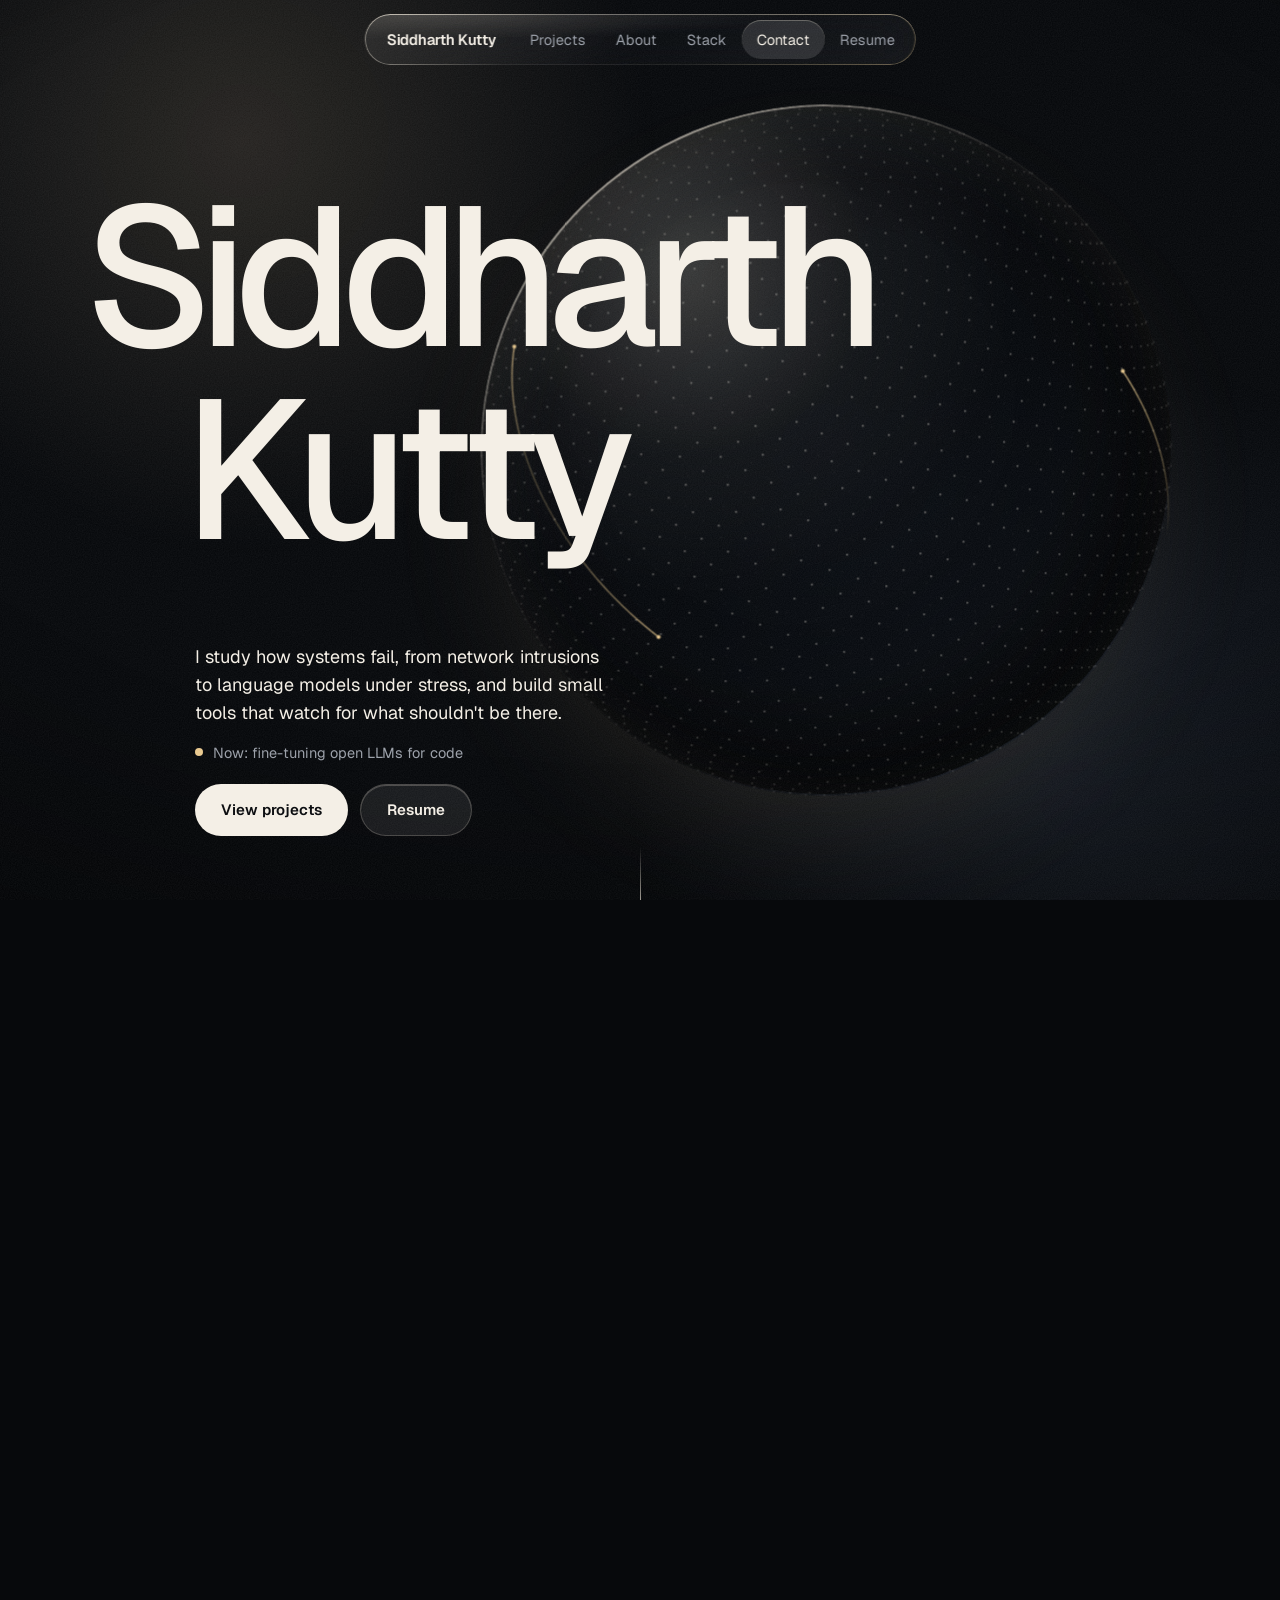
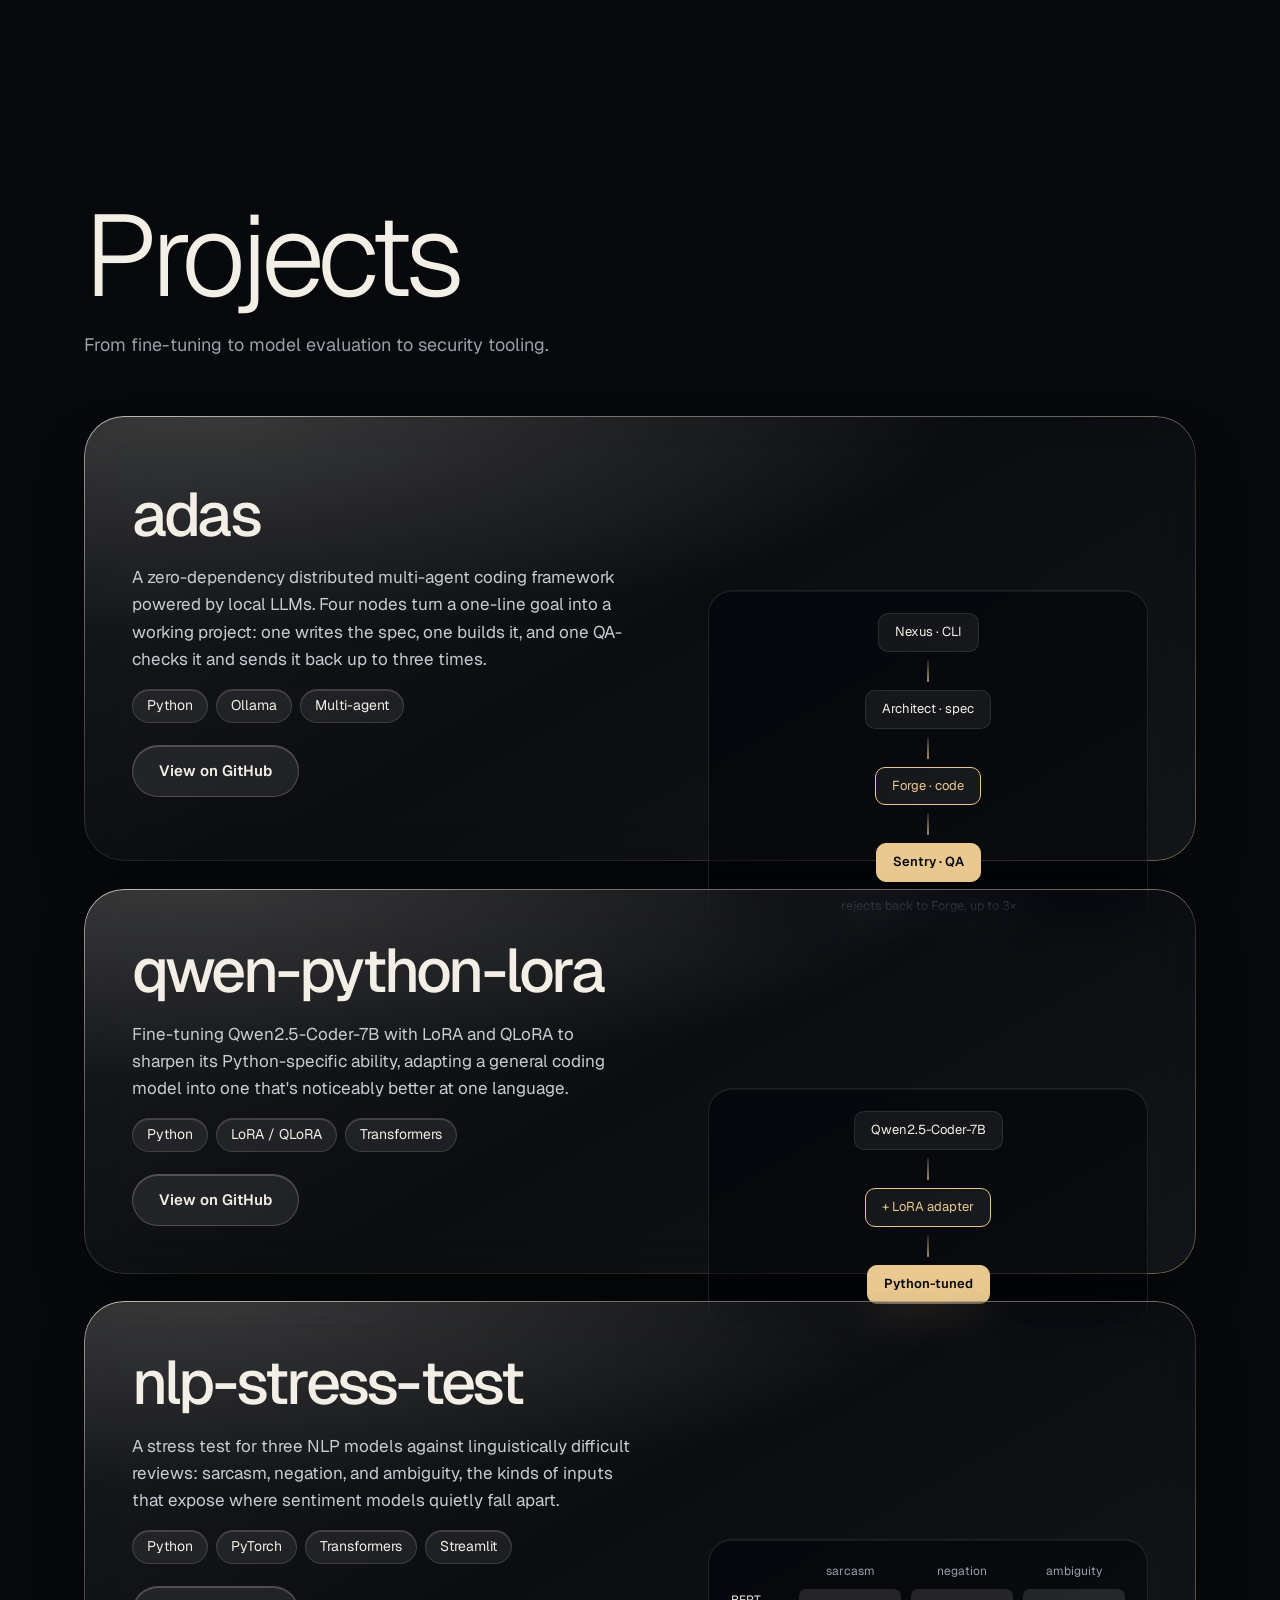
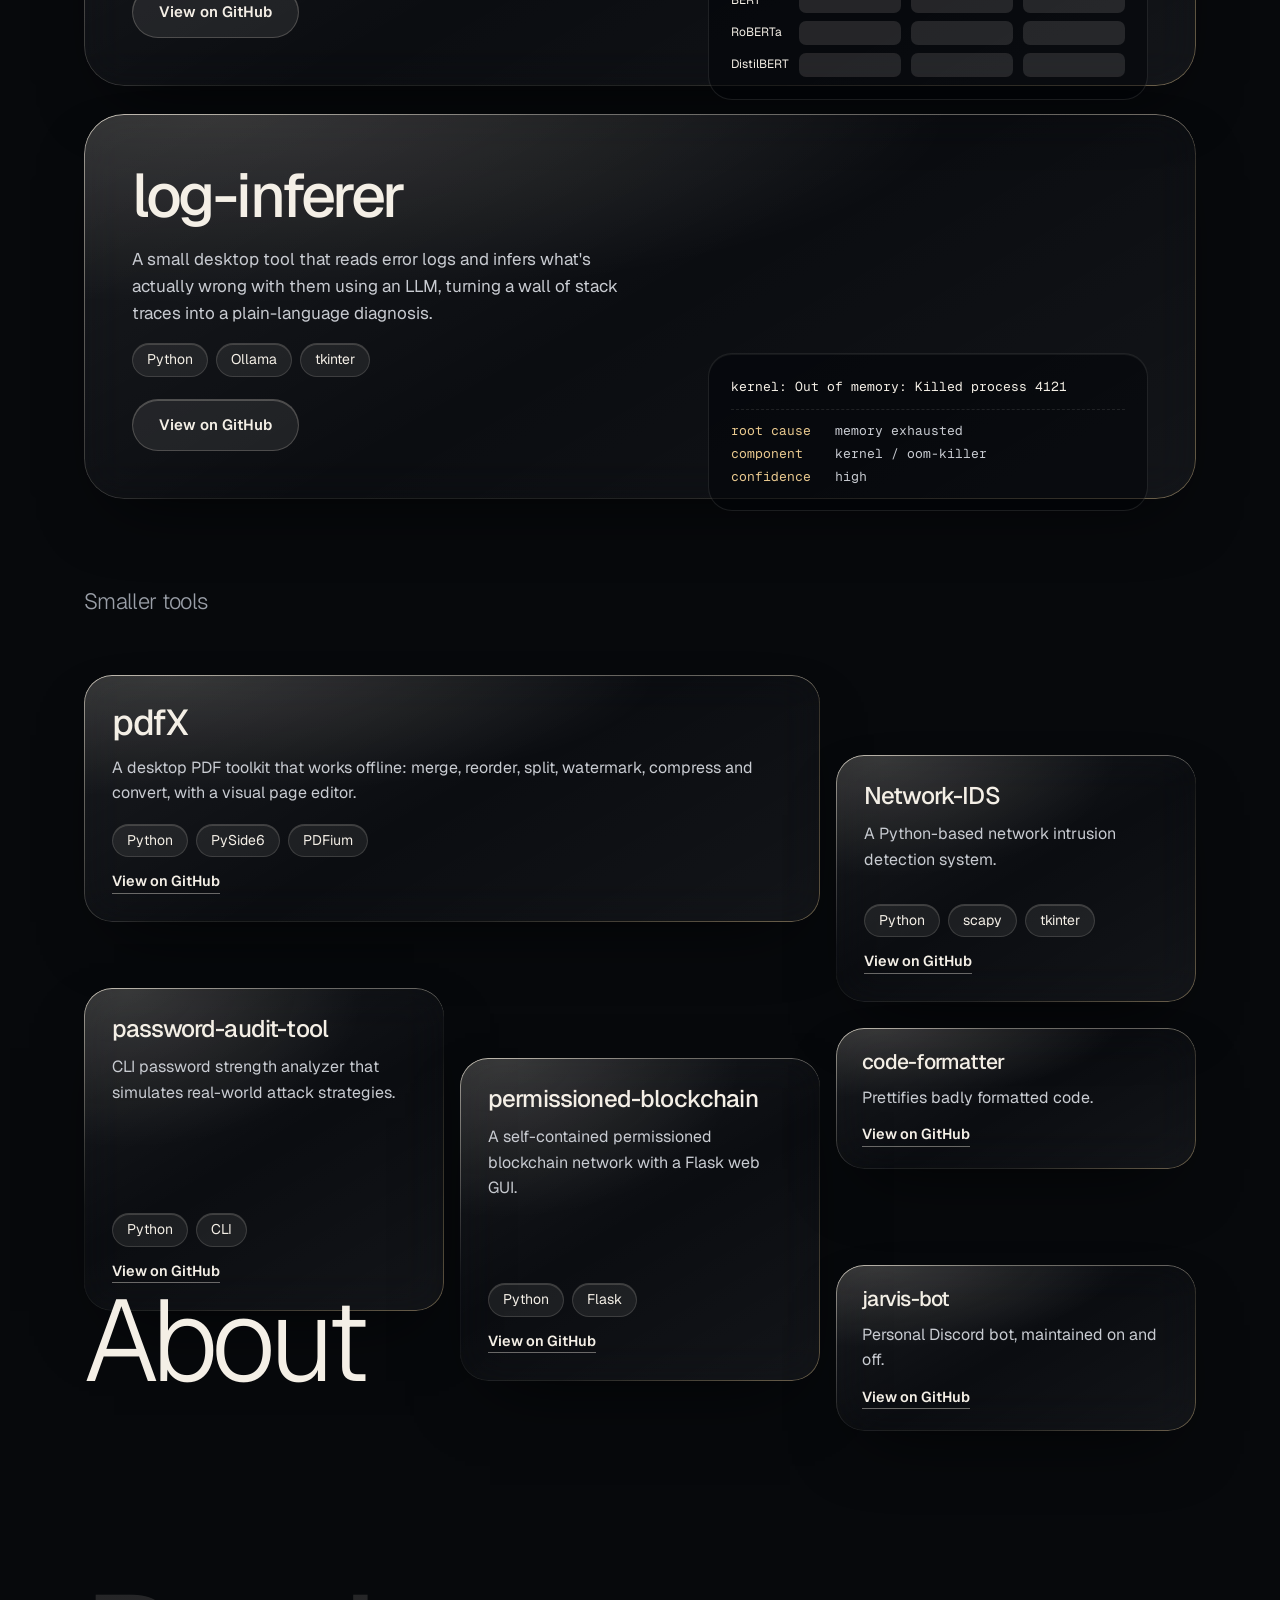
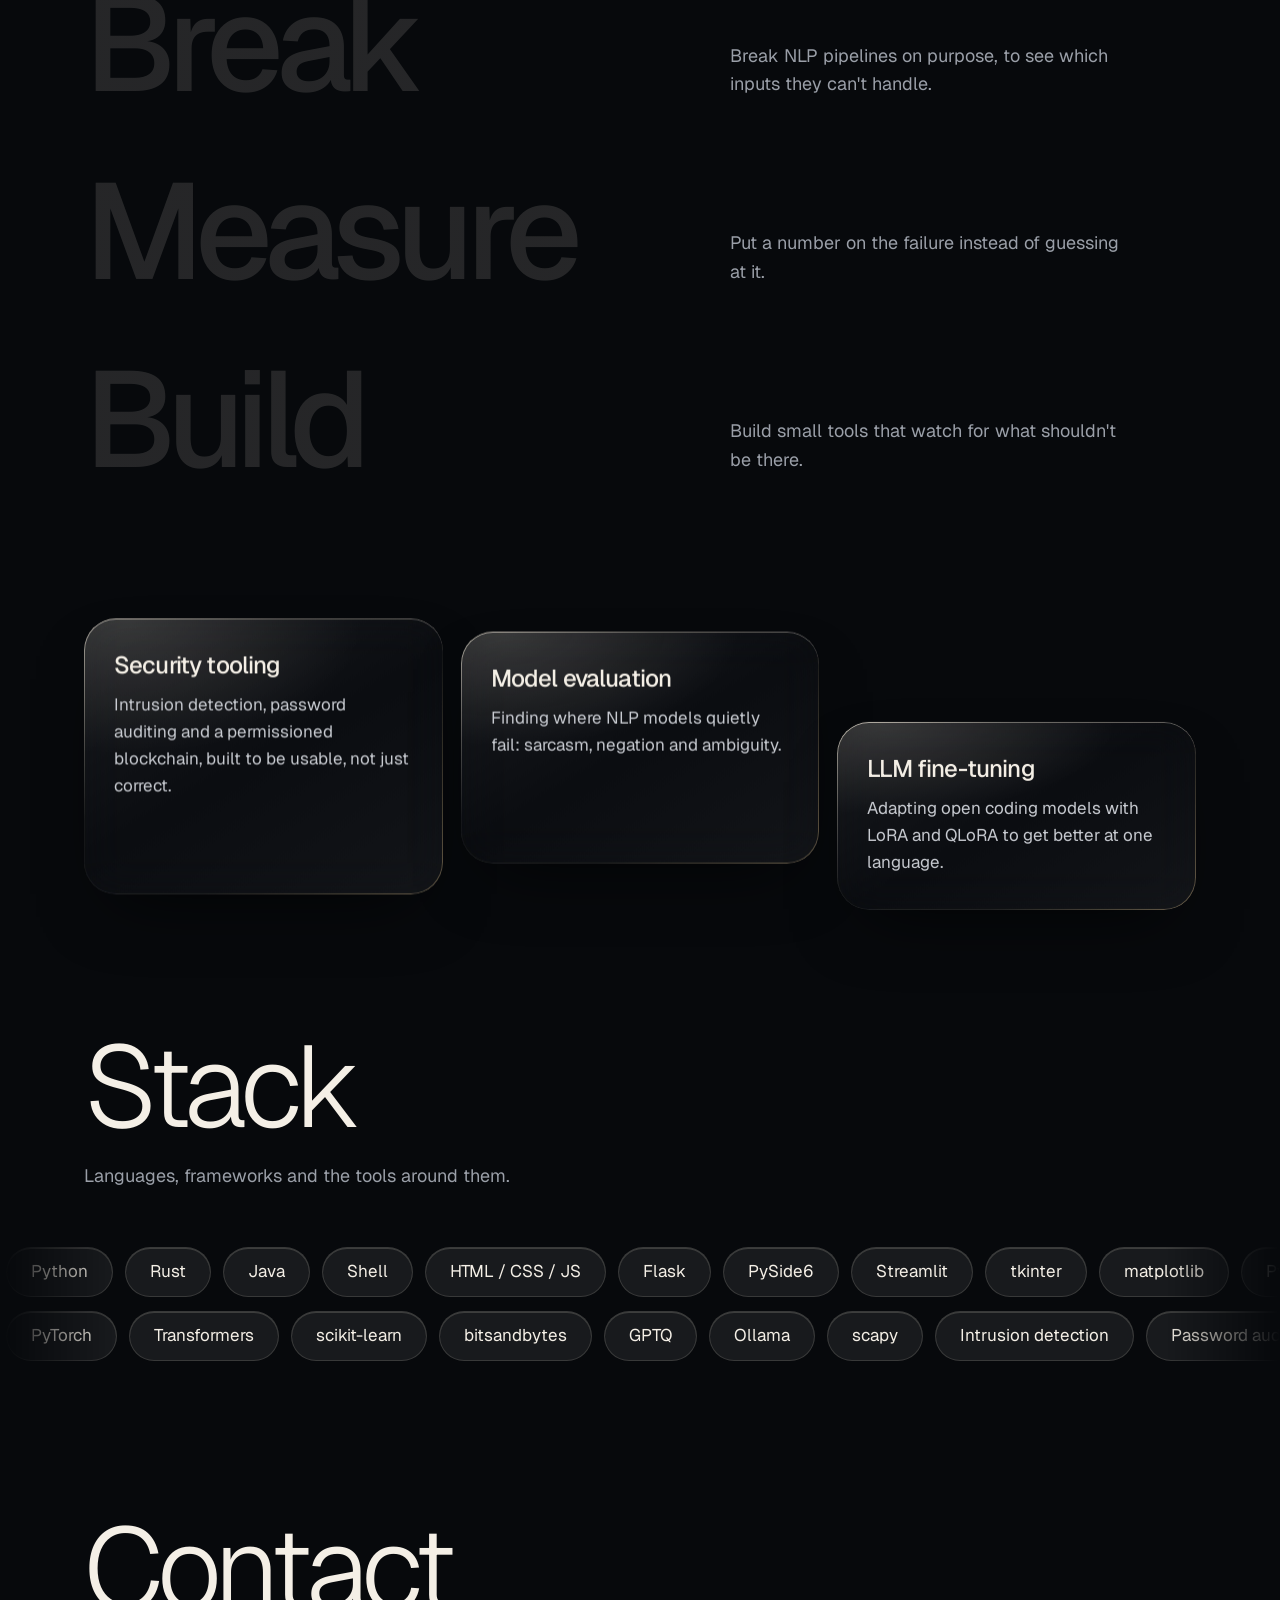
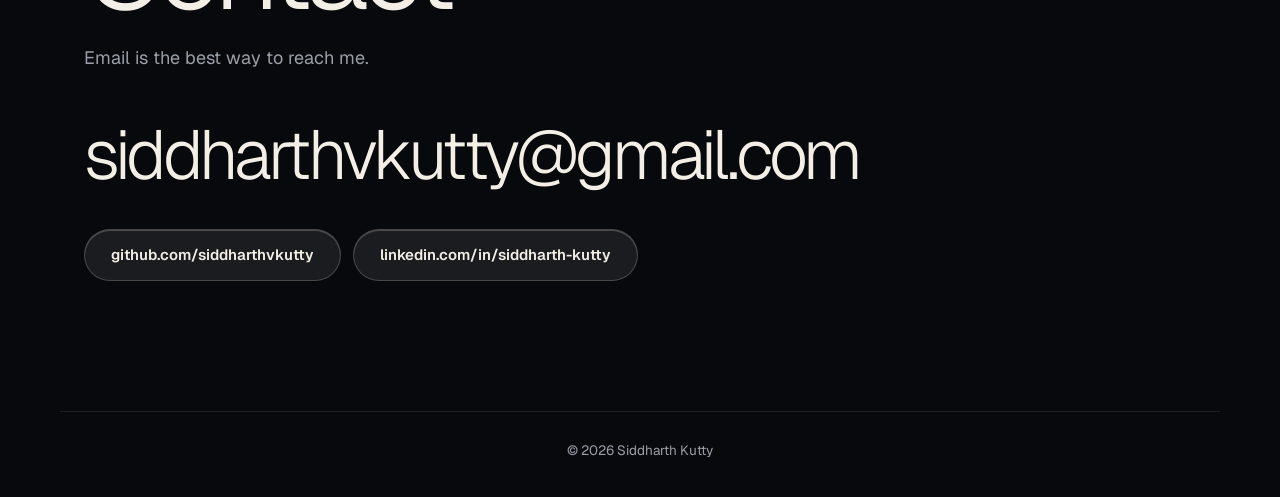
<file: index.html>
<!DOCTYPE html>
<html lang="en">
<head>
<meta charset="UTF-8">
<meta name="viewport" content="width=device-width, initial-scale=1.0">
<title>Siddharth Kutty</title>
<meta name="description" content="Siddharth Kutty, security and ML student. Network intrusion detection, adversarial NLP evaluation, LLM fine-tuning.">
<meta name="theme-color" content="#07090c">
<link rel="canonical" href="https://siddharthvkutty.github.io/">
<meta property="og:type" content="website">
<meta property="og:url" content="https://siddharthvkutty.github.io/">
<meta property="og:title" content="Siddharth Kutty">
<meta property="og:description" content="Security and machine learning. Network intrusion detection, adversarial NLP evaluation, LLM fine-tuning.">
<meta property="og:image" content="https://siddharthvkutty.github.io/og.png">
<meta property="og:image:width" content="1200">
<meta property="og:image:height" content="630">
<meta name="twitter:card" content="summary_large_image">
<meta name="twitter:title" content="Siddharth Kutty">
<meta name="twitter:description" content="Security and machine learning. Network intrusion detection, adversarial NLP evaluation, LLM fine-tuning.">
<meta name="twitter:image" content="https://siddharthvkutty.github.io/og.png">
<link rel="icon" href="favicon.svg" type="image/svg+xml">
<link rel="preconnect" href="https://fonts.googleapis.com">
<link rel="preconnect" href="https://fonts.gstatic.com" crossorigin>
<link href="https://fonts.googleapis.com/css2?family=Geist:wght@300;400;500;600&family=Geist+Mono:wght@400;500&display=swap" rel="stylesheet">
<link rel="stylesheet" href="styles.css">
<script type="application/ld+json">
{
  "@context": "https://schema.org",
  "@type": "Person",
  "name": "Siddharth Kutty",
  "url": "https://siddharthvkutty.github.io/",
  "email": "mailto:siddharthvkutty@gmail.com",
  "jobTitle": "Security & Machine Learning",
  "sameAs": [
    "https://github.com/siddharthvkutty",
    "https://www.linkedin.com/in/siddharth-kutty-86a647397/"
  ]
}
</script>
</head>
<body>

<a class="skip-link" href="#top">Skip to content</a>

<div class="bg-layer" aria-hidden="true">
  <div class="bg-light l-key" data-k="0.12"></div>
  <div class="bg-light l-fill" data-k="0.06"></div>
  <div class="bg-vignette"></div>
</div>

<nav class="nav-pill glass" aria-label="Primary">
  <a href="#top" class="wordmark">Siddharth Kutty</a>
  <div class="nav-links">
    <span class="nav-slider" aria-hidden="true"></span>
    <a href="#work">Projects</a>
    <a href="#about">About</a>
    <a href="#stack">Stack</a>
    <a href="#contact">Contact</a>
    <a href="resume.pdf" target="_blank" rel="noopener">Resume</a>
  </div>
</nav>

<main id="top" tabindex="-1">

  <section class="hero" id="hero">
    <div class="hero-pin" id="pin">
      <div class="beam" aria-hidden="true"></div>
      <div class="hero-inner">
        <h1 class="name" id="name" aria-label="Siddharth Kutty">
          <span class="ln"><span>Siddharth</span></span>
          <span class="ln"><span>Kutty</span></span>
        </h1>

        <div class="stage" id="stage">
          <div class="orb-in">
            <div class="orb" aria-hidden="true"></div>
            <canvas class="globe" aria-hidden="true"></canvas>
          </div>
        </div>

        <div class="hero-copy" id="heroCopy">
          <p class="hero-sub">I study how systems fail, from network intrusions to language models under stress, and build small tools that watch for what shouldn't be there.</p>
          <p class="now"><span class="live" aria-hidden="true"></span>Now: fine-tuning open LLMs for code</p>
          <div class="hero-cta">
            <a class="btn btn-solid" href="#work">View projects</a>
            <a class="btn btn-glass" href="resume.pdf" target="_blank" rel="noopener">Resume</a>
          </div>
        </div>

        <p class="hero-end" id="heroEnd" aria-hidden="true">Security and machine learning.</p>
      </div>
      <span class="cue" aria-hidden="true"></span>
    </div>
  </section>

  <section class="section" id="work">
    <h2 class="h-xl">Projects</h2>
    <p class="section-sub">From fine-tuning to model evaluation to security tooling.</p>

    <div class="slabs">
      <article class="slab glass shine" style="--i:0">
        <div class="slab-body">
          <h3>adas</h3>
          <p>A zero-dependency distributed multi-agent coding framework powered by local LLMs. Four nodes turn a one-line goal into a working project: one writes the spec, one builds it, and one QA-checks it and sends it back up to three times.</p>
          <ul class="tags"><li class="pill">Python</li><li class="pill">Ollama</li><li class="pill">Multi-agent</li></ul>
          <a class="btn btn-glass slab-link" href="https://github.com/siddharthvkutty/adas" target="_blank" rel="noopener">View on GitHub</a>
        </div>
        <div class="viz viz-flow" aria-hidden="true">
          <span class="node">Nexus · CLI</span>
          <span class="flow-line"></span>
          <span class="node">Architect · spec</span>
          <span class="flow-line"></span>
          <span class="node node-accent">Forge · code</span>
          <span class="flow-line"></span>
          <span class="node node-out">Sentry · QA</span>
          <span class="viz-note">rejects back to Forge, up to 3×</span>
        </div>
      </article>

      <article class="slab glass shine" style="--i:1">
        <div class="slab-body">
          <h3>qwen-python-lora</h3>
          <p>Fine-tuning Qwen2.5-Coder-7B with LoRA and QLoRA to sharpen its Python-specific ability, adapting a general coding model into one that's noticeably better at one language.</p>
          <ul class="tags"><li class="pill">Python</li><li class="pill">LoRA / QLoRA</li><li class="pill">Transformers</li></ul>
          <a class="btn btn-glass slab-link" href="https://github.com/siddharthvkutty/qwen-python-lora" target="_blank" rel="noopener">View on GitHub</a>
        </div>
        <div class="viz viz-flow" aria-hidden="true">
          <span class="node">Qwen2.5-Coder-7B</span>
          <span class="flow-line"></span>
          <span class="node node-accent">+ LoRA adapter</span>
          <span class="flow-line"></span>
          <span class="node node-out">Python-tuned</span>
        </div>
      </article>

      <article class="slab glass shine" style="--i:2">
        <div class="slab-body">
          <h3>nlp-stress-test</h3>
          <p>A stress test for three NLP models against linguistically difficult reviews: sarcasm, negation, and ambiguity, the kinds of inputs that expose where sentiment models quietly fall apart.</p>
          <ul class="tags"><li class="pill">Python</li><li class="pill">PyTorch</li><li class="pill">Transformers</li><li class="pill">Streamlit</li></ul>
          <a class="btn btn-glass slab-link" href="https://github.com/siddharthvkutty/nlp-stress-test" target="_blank" rel="noopener">View on GitHub</a>
        </div>
        <div class="viz viz-grid" aria-hidden="true">
          <span></span><span>sarcasm</span><span>negation</span><span>ambiguity</span>
          <span class="row">BERT</span><i style="--i:0"></i><i style="--i:1"></i><i style="--i:2"></i>
          <span class="row">RoBERTa</span><i style="--i:3"></i><i style="--i:4"></i><i style="--i:5"></i>
          <span class="row">DistilBERT</span><i style="--i:6"></i><i style="--i:7"></i><i style="--i:8"></i>
        </div>
      </article>

      <article class="slab glass shine" style="--i:3">
        <div class="slab-body">
          <h3>log-inferer</h3>
          <p>A small desktop tool that reads error logs and infers what's actually wrong with them using an LLM, turning a wall of stack traces into a plain-language diagnosis.</p>
          <ul class="tags"><li class="pill">Python</li><li class="pill">Ollama</li><li class="pill">tkinter</li></ul>
          <a class="btn btn-glass slab-link" href="https://github.com/siddharthvkutty/log-inferer" target="_blank" rel="noopener">View on GitHub</a>
        </div>
        <div class="viz viz-term" aria-hidden="true">
          <p class="log">kernel: Out of memory: Killed process 4121</p>
          <hr>
          <p><span class="k">root cause</span>memory exhausted</p>
          <p><span class="k">component</span>kernel / oom-killer</p>
          <p><span class="k">confidence</span>high</p>
        </div>
      </article>
    </div>

    <h3 class="h-sub">Smaller tools</h3>
    <div class="pebbles">
      <article class="pebble p-wide glass shine" data-sk="40">
        <h3>pdfX</h3>
        <p>A desktop PDF toolkit that works offline: merge, reorder, split, watermark, compress and convert, with a visual page editor.</p>
        <ul class="tags"><li class="pill">Python</li><li class="pill">PySide6</li><li class="pill">PDFium</li></ul>
        <a class="pebble-link" href="https://github.com/siddharthvkutty/pdfx" target="_blank" rel="noopener">View on GitHub</a>
      </article>

      <article class="pebble p-mid glass shine" data-sk="120">
        <h3>Network-IDS</h3>
        <p>A Python-based network intrusion detection system.</p>
        <ul class="tags"><li class="pill">Python</li><li class="pill">scapy</li><li class="pill">tkinter</li></ul>
        <a class="pebble-link" href="https://github.com/siddharthvkutty/Network-IDS" target="_blank" rel="noopener">View on GitHub</a>
      </article>

      <article class="pebble p-mid glass shine" data-sk="90">
        <h3>password-audit-tool</h3>
        <p>CLI password strength analyzer that simulates real-world attack strategies.</p>
        <ul class="tags"><li class="pill">Python</li><li class="pill">CLI</li></ul>
        <a class="pebble-link" href="https://github.com/siddharthvkutty/password-audit-tool" target="_blank" rel="noopener">View on GitHub</a>
      </article>

      <article class="pebble p-mid glass shine" data-sk="160">
        <h3>permissioned-blockchain</h3>
        <p>A self-contained permissioned blockchain network with a Flask web GUI.</p>
        <ul class="tags"><li class="pill">Python</li><li class="pill">Flask</li></ul>
        <a class="pebble-link" href="https://github.com/siddharthvkutty/permissioned-blockchain" target="_blank" rel="noopener">View on GitHub</a>
      </article>

      <div class="pebble-col">
        <article class="pebble pebble-sm glass shine" data-sk="130">
          <h3>code-formatter</h3>
          <p>Prettifies badly formatted code.</p>
          <a class="pebble-link" href="https://github.com/siddharthvkutty/code-formatter" target="_blank" rel="noopener">View on GitHub</a>
        </article>
        <article class="pebble pebble-sm glass shine" data-sk="210">
          <h3>jarvis-bot</h3>
          <p>Personal Discord bot, maintained on and off.</p>
          <a class="pebble-link" href="https://github.com/siddharthvkutty/jarvis-bot" target="_blank" rel="noopener">View on GitHub</a>
        </article>
      </div>
    </div>
  </section>

  <section class="section" id="about">
    <h2 class="h-xl">About</h2>

    <div class="manifesto">
      <div class="beat">
        <h3 class="beat-word">Break</h3>
        <p>Break NLP pipelines on purpose, to see which inputs they can't handle.</p>
      </div>
      <div class="beat">
        <h3 class="beat-word">Measure</h3>
        <p>Put a number on the failure instead of guessing at it.</p>
      </div>
      <div class="beat">
        <h3 class="beat-word">Build</h3>
        <p>Build small tools that watch for what shouldn't be there.</p>
      </div>
    </div>

    <div class="panes">
      <div class="pane glass shine" data-pk="-0.05">
        <h3>Security tooling</h3>
        <p>Intrusion detection, password auditing and a permissioned blockchain, built to be usable, not just correct.</p>
      </div>
      <div class="pane glass shine" data-pk="0.05">
        <h3>Model evaluation</h3>
        <p>Finding where NLP models quietly fail: sarcasm, negation and ambiguity.</p>
      </div>
      <div class="pane glass shine" data-pk="-0.1">
        <h3>LLM fine-tuning</h3>
        <p>Adapting open coding models with LoRA and QLoRA to get better at one language.</p>
      </div>
    </div>
  </section>

  <section class="section" id="stack">
    <h2 class="h-xl">Stack</h2>
    <p class="section-sub">Languages, frameworks and the tools around them.</p>
  <div class="marquees">
    <div class="marquee"><div class="track">
      <ul class="chips"><li class="pill">Python</li><li class="pill">Rust</li><li class="pill">Java</li><li class="pill">Shell</li><li class="pill">HTML / CSS / JS</li><li class="pill">Flask</li><li class="pill">PySide6</li><li class="pill">Streamlit</li><li class="pill">tkinter</li><li class="pill">matplotlib</li></ul>
    </div></div>
    <div class="marquee reverse"><div class="track">
      <ul class="chips"><li class="pill">PyTorch</li><li class="pill">Transformers</li><li class="pill">scikit-learn</li><li class="pill">bitsandbytes</li><li class="pill">GPTQ</li><li class="pill">Ollama</li><li class="pill">scapy</li><li class="pill">Intrusion detection</li><li class="pill">Password auditing</li><li class="pill">Permissioned blockchain</li><li class="pill">Linux</li><li class="pill">Git</li><li class="pill">Bash</li></ul>
    </div></div>
  </div>
  </section>

  <section class="section contact" id="contact">
    <h2 class="h-xl">Contact</h2>
    <p class="section-sub">Email is the best way to reach me.</p>
    <a class="mega" href="mailto:siddharthvkutty@gmail.com">siddharthvkutty@gmail.com</a>
    <div class="contact-row">
      <a class="btn btn-glass" href="https://github.com/siddharthvkutty" target="_blank" rel="noopener">github.com/siddharthvkutty</a>
      <a class="btn btn-glass" href="https://www.linkedin.com/in/siddharth-kutty-86a647397/" target="_blank" rel="noopener">linkedin.com/in/siddharth-kutty</a>
    </div>
  </section>

</main>

<footer>&copy; <span id="year"></span> Siddharth Kutty</footer>

<script src="script.js"></script>
</body>
</html>
</file>
<file: styles.css>
:root {
  --bg: #07090c;
  --ink: #f4efe6;
  --muted: #9a9fa8;
  --soft: #c8cbd1; /* body text on glass, where the backdrop can be bright */
  --rule: rgba(244, 239, 230, 0.1);
  --accent: #e9c98f; /* champagne: the one accent, like a warm practical light */
  --silver: linear-gradient(180deg, #ffffff 15%, #b4b8c2);
  --ease: cubic-bezier(0.16, 1, 0.3, 1);
  --spring: cubic-bezier(0.34, 1.45, 0.64, 1);
  --font-display: 'Geist', -apple-system, 'Segoe UI', sans-serif;
  --font-body: 'Geist', -apple-system, 'Segoe UI', sans-serif;
  --font-mono: 'Geist Mono', ui-monospace, 'SF Mono', Consolas, monospace;
  color-scheme: dark;
}

* { box-sizing: border-box; }

html { scroll-behavior: smooth; scroll-padding-top: 96px; }

body {
  margin: 0;
  background: var(--bg);
  color: var(--ink);
  font-family: var(--font-body);
  font-size: 17px;
  line-height: 1.6;
  overflow-x: hidden;
}

/* Film grain over everything: static, no blend mode, so it costs almost nothing. */
body::after {
  content: '';
  position: fixed;
  inset: 0;
  z-index: 60;
  pointer-events: none;
  opacity: 0.055;
  background-image: url("data:image/svg+xml,%3Csvg xmlns='http://www.w3.org/2000/svg' width='180' height='180'%3E%3Cfilter id='n'%3E%3CfeTurbulence type='fractalNoise' baseFrequency='0.85' numOctaves='2' stitchTiles='stitch'/%3E%3CfeColorMatrix values='0 0 0 0 1  0 0 0 0 1  0 0 0 0 1  0 0 0 1.2 -0.2'/%3E%3C/filter%3E%3Crect width='100%25' height='100%25' filter='url(%23n)'/%3E%3C/svg%3E");
}

h1, h2, h3 { font-family: var(--font-display); margin: 0; font-weight: 400; line-height: 1.1; }
p { margin: 0; }
a { color: inherit; text-decoration: none; }
::selection { background: var(--accent); color: var(--bg); }
a:focus-visible, button:focus-visible { outline: 2px solid var(--accent); outline-offset: 3px; }

.skip-link { position: absolute; left: 16px; top: -60px; z-index: 100; background: var(--ink); color: var(--bg); padding: 8px 14px; border-radius: 8px; }
.skip-link:focus { top: 12px; }

main, footer { max-width: 1160px; margin: 0 auto; padding-left: 24px; padding-right: 24px; }
main:focus { outline: none; }
[data-k], [data-pk] { will-change: translate; }

/* ---------- Background: a lit set, not a lava lamp ---------- */

.bg-layer { position: fixed; inset: 0; z-index: -1; pointer-events: none; overflow: hidden; }
.bg-light { position: absolute; border-radius: 50%; will-change: translate; }
.l-key  { top: -24vw; left: -16vw; width: 70vw; height: 70vw; background: radial-gradient(circle, rgba(255, 226, 184, 0.13), transparent 66%); }
.l-fill { bottom: -30vw; right: -22vw; width: 76vw; height: 76vw; background: radial-gradient(circle, rgba(118, 146, 196, 0.12), transparent 66%); }
.bg-vignette { position: absolute; inset: 0; background: radial-gradient(120% 90% at 50% 38%, transparent 52%, rgba(0, 0, 0, 0.6)); }

/* ---------- Liquid glass ---------- */

.glass {
  position: relative;
  background:
    radial-gradient(120% 90% at 12% 0%, rgba(255, 246, 230, 0.14), transparent 55%),
    linear-gradient(150deg, rgba(255, 255, 255, 0.08), rgba(255, 255, 255, 0.02) 50%, rgba(255, 255, 255, 0.05));
  -webkit-backdrop-filter: blur(22px) saturate(130%) brightness(1.02);
  backdrop-filter: blur(22px) saturate(130%) brightness(1.02);
  box-shadow:
    inset 0 1px 0 rgba(255, 246, 230, 0.34),
    inset 0 -1px 0 rgba(255, 255, 255, 0.04),
    0 30px 70px -30px rgba(0, 0, 0, 0.75);
}
/* Rim light: a 1px warm-white gradient border cut out with a mask. */
.glass::before {
  content: '';
  position: absolute;
  inset: 0;
  border-radius: inherit;
  padding: 1px;
  background: linear-gradient(135deg, rgba(255, 246, 230, 0.55), rgba(255, 246, 230, 0.04) 32%, rgba(255, 246, 230, 0.04) 62%, rgba(233, 201, 143, 0.4));
  -webkit-mask: linear-gradient(#000 0 0) content-box, linear-gradient(#000 0 0);
  -webkit-mask-composite: xor;
  mask: linear-gradient(#000 0 0) content-box exclude, linear-gradient(#000 0 0);
  pointer-events: none;
}
/* Cursor-follow specular shine on panels (--mx/--my are set in script.js). */
.shine::after {
  content: '';
  position: absolute;
  inset: 0;
  border-radius: inherit;
  pointer-events: none;
  opacity: 0;
  transition: opacity 0.35s;
  background: radial-gradient(320px circle at var(--mx, 50%) var(--my, 50%), rgba(255, 246, 230, 0.14), transparent 62%);
}
.shine:hover::after { opacity: 1; }

/* Small pills skip the blur: cheap, and they sit on already-blurred glass. */
.pill {
  display: inline-block;
  padding: 6px 14px;
  border-radius: 999px;
  font-size: 14px;
  line-height: 1.4;
  color: var(--ink);
  background: rgba(255, 255, 255, 0.07);
  border: 1px solid rgba(255, 246, 230, 0.14);
  box-shadow: inset 0 1px 0 rgba(255, 246, 230, 0.16);
}

.btn {
  display: inline-flex;
  align-items: center;
  padding: 13px 26px;
  border-radius: 999px;
  font-weight: 600;
  font-size: 15px;
  transition: transform 0.4s var(--spring), box-shadow 0.4s var(--ease), background 0.3s;
}
.btn:hover { transform: translateY(-3px) scale(1.03); }
.btn-solid { background: var(--ink); color: var(--bg); }
.btn-solid:hover { box-shadow: 0 16px 44px -12px rgba(233, 201, 143, 0.7), 0 0 0 1px rgba(255, 255, 255, 0.5); }
.btn-glass { background: rgba(255, 255, 255, 0.08); border: 1px solid rgba(255, 246, 230, 0.2); box-shadow: inset 0 1px 0 rgba(255, 246, 230, 0.22); }
.btn-glass:hover { background: rgba(255, 255, 255, 0.14); }

/* ---------- Nav pill ---------- */

.nav-pill {
  position: fixed;
  top: 14px;
  left: 50%;
  translate: -50% 0;
  z-index: 50;
  display: flex;
  align-items: center;
  gap: 18px;
  padding: 6px 6px 6px 22px;
  border-radius: 999px;
  animation: fade 1s ease 2.2s both;
}
.wordmark { font-family: var(--font-display); font-size: 15px; font-weight: 600; letter-spacing: -0.02em; white-space: nowrap; }
.nav-links { position: relative; display: flex; align-items: center; }
.nav-links a { position: relative; z-index: 1; padding: 8px 15px; font-size: 14.5px; color: var(--muted); transition: color 0.25s; }
.nav-links a:hover, .nav-links a.active { color: var(--ink); }
.nav-slider {
  position: absolute;
  left: 0;
  top: 0;
  height: 100%;
  width: 0;
  border-radius: 999px;
  background: rgba(255, 255, 255, 0.12);
  box-shadow: inset 0 1px 0 rgba(255, 246, 230, 0.28);
  opacity: 0;
  transition: translate 0.55s var(--spring), width 0.55s var(--spring), opacity 0.3s;
}

@keyframes fade { from { opacity: 0; } }

/* ---------- Hero: a title sequence ---------- */

/* Full-bleed and tall: the scene stays pinned while you scroll through it (script.js scrubs it). */
.hero { height: 197.5svh; margin: 0 calc(50% - 50vw); }
.hero-pin { position: sticky; top: 0; height: 100svh; overflow: hidden; isolation: isolate; }
.hero-inner {
  --fs: clamp(56px, min(15.4vw, calc((56svh - 292px) / 0.8)), 224px); /* name size, sized from the room above the copy */
  position: relative;
  max-width: 1160px;
  height: 100%;
  margin: 0 auto;
  padding: 0 24px;
}

/* One light sweep across the dark at the start. */
.beam {
  position: absolute;
  inset: -10% -30%;
  z-index: 5;
  pointer-events: none;
  background: linear-gradient(105deg, transparent 32%, rgba(255, 240, 215, 0.1) 44%, rgba(255, 240, 215, 0.035) 52%, transparent 62%);
  animation: sweep 3.4s cubic-bezier(0.4, 0, 0.2, 1) 0.1s both;
}
@keyframes sweep { from { translate: -55% 0; } 80% { opacity: 1; } to { translate: 45% 0; opacity: 0; } }

.name {
  position: absolute;
  left: 24px;
  top: 44%;
  translate: 0 -56%;
  z-index: 3;
  margin: 0;
  font-weight: 500;
  font-size: var(--fs);
  line-height: 0.9;
  letter-spacing: -0.06em;
  color: var(--ink);
}
/* Each line is a mask the text rises through. The padding gives glyphs room inside the clip. */
.ln { display: block; overflow: hidden; padding: 0.08em 0 0.16em; margin: -0.08em 0 -0.16em; will-change: translate; }
.ln > span { display: block; animation: rise 1.5s var(--ease) both; }
.ln:nth-child(1) > span { animation-delay: 0.9s; }
.ln:nth-child(2) > span { animation-delay: 1.1s; }
.ln:nth-child(2) { padding-left: 0.5em; }
@keyframes rise { from { translate: 0 105%; } }

/* The sphere: dark glass carrying the globe, behind the name. */
.stage { position: absolute; left: 66%; top: 50%; z-index: 2; width: min(54vw, 780px); translate: -50% -50%; will-change: scale, translate, opacity; }
.orb-in { position: relative; aspect-ratio: 1; animation: stageIn 2.4s var(--ease) 0.5s both; }
@keyframes stageIn { from { opacity: 0; scale: 0.86; } }
.orb {
  position: absolute;
  inset: 0;
  border-radius: 50%;
  background:
    radial-gradient(circle at 30% 24%, rgba(255, 246, 230, 0.2), rgba(255, 246, 230, 0.04) 26%, transparent 46%),
    radial-gradient(circle at 50% 50%, rgba(12, 16, 22, 0.55), rgba(5, 7, 10, 0.78));
  box-shadow:
    inset 12px 18px 70px rgba(255, 240, 215, 0.07),
    inset -34px -46px 100px rgba(0, 0, 0, 0.75),
    0 60px 140px -40px rgba(233, 201, 143, 0.12);
}
.orb::before {
  content: '';
  position: absolute;
  inset: 0;
  border-radius: 50%;
  padding: 1.5px;
  background: linear-gradient(145deg, rgba(255, 246, 230, 0.85), rgba(255, 246, 230, 0.05) 36%, rgba(255, 246, 230, 0.02) 68%, rgba(150, 178, 228, 0.35));
  -webkit-mask: linear-gradient(#000 0 0) content-box, linear-gradient(#000 0 0);
  -webkit-mask-composite: xor;
  mask: linear-gradient(#000 0 0) content-box exclude, linear-gradient(#000 0 0);
}
.globe { position: absolute; left: 50%; top: 50%; width: 119%; aspect-ratio: 1; translate: -50% -50%; pointer-events: none; }

/* Summary and buttons: plain type under the name, lined up with the K of Kutty. */
.hero-copy {
  position: absolute;
  left: calc(24px + var(--fs) * 0.565); /* the K's visible edge, past its side bearing */
  bottom: 64px;
  z-index: 3;
  width: min(420px, 38vw);
  animation: fade 1.2s ease 2.1s both;
}
.hero-sub { font-size: 18px; line-height: 1.55; }
.now { display: flex; align-items: center; gap: 10px; margin-top: 14px; font-size: 14.5px; color: var(--muted); }
.live { width: 8px; height: 8px; border-radius: 50%; background: var(--accent); box-shadow: 0 0 0 0 rgba(233, 201, 143, 0.6); animation: ping 2s ease-out infinite; }
@keyframes ping { to { box-shadow: 0 0 0 10px rgba(233, 201, 143, 0); } }
.hero-cta { display: flex; flex-wrap: wrap; gap: 12px; margin-top: 20px; }

/* Closing line of the sequence: only exists while the scene is pinned. */
.hero-end {
  position: absolute;
  inset: 0;
  z-index: 4;
  display: grid;
  place-items: center;
  padding: 0 24px;
  text-align: center;
  font-family: var(--font-display);
  font-weight: 300;
  font-size: clamp(40px, 7.4vw, 112px);
  letter-spacing: -0.055em;
  line-height: 1;
  opacity: 0;
  pointer-events: none;
}
.cue { position: absolute; left: 50%; bottom: 0; z-index: 4; width: 1px; height: 54px; background: linear-gradient(transparent, rgba(255, 246, 230, 0.6)); transform-origin: 50% 100%; animation: cue 2.4s ease-in-out 3s infinite; }
@keyframes cue { 0% { scale: 1 0; } 55% { scale: 1 1; opacity: 1; } 100% { scale: 1 1; opacity: 0; } }

/* ---------- Sections ---------- */

.section { padding: 130px 0 20px; }
#work { padding-top: 20px; } /* the hero's exit already gives it room */
.h-xl { font-weight: 300; font-size: clamp(48px, 9vw, 132px); letter-spacing: -0.055em; line-height: 1; }
.section-sub { margin-top: 18px; max-width: 46ch; color: var(--muted); font-size: 18px; }
.h-sub { margin: 90px 0 22px; font-size: 22px; font-weight: 300; letter-spacing: -0.03em; color: var(--muted); }

/* ---------- Projects: stacking slabs ---------- */

.slabs { margin-top: 56px; perspective: 1800px; perspective-origin: 50% 25%; }
.slab {
  --r: 40px;
  position: sticky;
  top: calc(96px + var(--i) * 18px);
  margin-bottom: 28px;
  padding: 48px;
  border-radius: var(--r);
  display: grid;
  grid-template-columns: 1.2fr 1fr;
  gap: 48px;
  align-items: center;
  min-height: 360px;
  transform-origin: 50% 0;
  will-change: scale, rotate;
}
/* Receding slabs dim their contents (--dim is set from script.js). */
.slab > * { opacity: calc(1 - var(--dim, 0)); }
.slab-body { display: flex; flex-direction: column; align-items: flex-start; gap: 16px; }
.slab h3 { font-size: clamp(34px, 4.8vw, 66px); font-weight: 500; letter-spacing: -0.045em; }
.slab p { color: var(--soft); max-width: 46ch; }
.tags { display: flex; flex-wrap: wrap; gap: 8px; list-style: none; margin: 0; padding: 0; }
/* Whole slab and pebble are clickable through their link. */
.slab-link::before, .pebble-link::before { content: ''; position: absolute; inset: 0; border-radius: var(--r); }
.slab-link { margin-top: 6px; }

.viz {
  padding: 22px;
  border-radius: 24px;
  font-size: 13px;
  color: var(--muted);
  background: rgba(2, 4, 8, 0.45);
  border: 1px solid var(--rule);
  box-shadow: inset 0 1px 0 rgba(255, 246, 230, 0.06);
}
.viz-flow { display: flex; flex-direction: column; align-items: center; gap: 8px; }
.node { padding: 8px 16px; border-radius: 10px; border: 1px solid var(--rule); color: var(--ink); background: rgba(255, 255, 255, 0.06); }
.node-accent { border-color: var(--accent); color: var(--accent); }
.node-out { background: var(--accent); border-color: var(--accent); color: var(--bg); font-weight: 600; }
.flow-line { width: 2px; height: 22px; border-radius: 2px; background: linear-gradient(var(--rule), var(--accent), var(--rule)); background-size: 100% 300%; animation: flow 2.2s linear infinite; }
@keyframes flow { to { background-position: 0 -300%; } }
.viz-note { margin-top: 6px; font-size: 12.5px; }

.viz-grid { display: grid; grid-template-columns: auto repeat(3, 1fr); gap: 8px 10px; align-items: center; }
.viz-grid span { text-align: center; font-size: 12px; }
.viz-grid .row { text-align: left; color: var(--ink); }
.viz-grid i { display: block; height: 24px; border-radius: 7px; background: var(--ink); opacity: 0.12; animation: pulse 3.2s ease-in-out infinite; animation-delay: calc(var(--i) * 0.28s); }
@keyframes pulse { 50% { opacity: 0.5; } }

.viz-term { font-family: var(--font-mono); line-height: 1.75; }
.viz-term .log { color: var(--ink); }
.viz-term .k { color: var(--accent); display: inline-block; min-width: 13ch; }
.viz-term hr { border: none; border-top: 1px dashed var(--rule); margin: 10px 0; }

/* ---------- Projects: pebbles ---------- */

.pebbles { display: grid; grid-template-columns: repeat(6, 1fr); gap: 16px; }
.pebble {
  --r: 28px;
  padding: 28px;
  border-radius: var(--r);
  display: flex;
  flex-direction: column;
  align-items: flex-start;
  gap: 12px;
  transition: transform 0.45s var(--spring);
}
.pebble:hover { transform: translateY(-6px); }
.pebble h3 { font-size: 24px; font-weight: 500; letter-spacing: -0.035em; }
.pebble p { color: var(--soft); font-size: 16px; }
.pebble .tags { margin-top: auto; padding-top: 6px; }
.pebble-link { font-size: 14.5px; font-weight: 600; border-bottom: 1px solid rgba(244, 239, 230, 0.4); transition: border-color 0.25s, color 0.25s; }
.pebble:hover .pebble-link { color: var(--accent); border-color: var(--accent); }
.p-wide { grid-column: span 4; }
.p-wide h3 { font-size: 36px; }
.p-mid { grid-column: span 2; }
.pebble-col { grid-column: span 2; display: grid; gap: 16px; }
.pebble-sm { padding: 22px 26px; }
.pebble-sm h3 { font-size: 21px; }

/* ---------- About ---------- */

.manifesto { margin-top: 64px; }
.beat { display: grid; grid-template-columns: minmax(0, 1.3fr) minmax(0, 1fr); gap: 40px; align-items: end; padding: 26px 0; --fill: 100%; }
.beat-word {
  font-weight: 500;
  font-size: clamp(48px, 10.6vw, 156px);
  letter-spacing: -0.065em;
  line-height: 1;
  color: transparent;
  background: linear-gradient(90deg, var(--ink) var(--fill), rgba(244, 239, 230, 0.13) var(--fill));
  -webkit-background-clip: text;
  background-clip: text;
}
.beat p { color: var(--muted); font-size: 18px; max-width: 34ch; padding-bottom: 0.7em; }

.panes { display: grid; grid-template-columns: repeat(3, 1fr); gap: 18px; margin-top: 90px; }
.pane { padding: 34px 30px; border-radius: 32px; }
.pane:nth-child(2) { margin-top: 44px; }
.pane:nth-child(3) { margin-top: 88px; }
.pane h3 { font-size: 24px; font-weight: 500; letter-spacing: -0.035em; margin-bottom: 12px; }
.pane p { color: var(--soft); }

/* ---------- Stack: opposing marquees ---------- */

.marquees { display: grid; gap: 14px; margin: 56px calc(50% - 50vw) 0; }
.marquee {
  overflow: hidden;
  -webkit-mask-image: linear-gradient(90deg, transparent, #000 9%, #000 91%, transparent);
  mask-image: linear-gradient(90deg, transparent, #000 9%, #000 91%, transparent);
}
.track { display: flex; width: max-content; animation: marq 48s linear infinite; }
.reverse .track { animation-direction: reverse; animation-duration: 56s; }
.marquee:hover .track { animation-play-state: paused; }
.chips { display: flex; gap: 12px; padding: 0 6px; margin: 0; list-style: none; }
.chips .pill { font-size: 17px; padding: 12px 24px; white-space: nowrap; }
@keyframes marq { to { transform: translateX(-50%); } }

/* ---------- Contact ---------- */

.contact { padding-bottom: 130px; }
.mega {
  display: inline-block;
  margin: 44px 0 36px;
  font-family: var(--font-display);
  font-weight: 300;
  font-size: clamp(20px, 5.4vw, 80px);
  letter-spacing: -0.055em;
  line-height: 1.1;
  overflow-wrap: anywhere;
  background: linear-gradient(90deg, var(--ink) 0 50%, var(--accent) 80%, #fff3d6);
  background-size: 250% 100%;
  background-position: 0 0;
  -webkit-background-clip: text;
  background-clip: text;
  color: transparent;
  transition: background-position 0.9s var(--ease);
}
.mega:hover, .mega:focus-visible { background-position: 100% 0; }
.contact-row { display: flex; flex-wrap: wrap; gap: 12px; }

footer { padding-top: 28px; padding-bottom: 36px; border-top: 1px solid var(--rule); color: var(--muted); font-size: 13.5px; text-align: center; }

/* ---------- 404 ---------- */

.not-found { min-height: 100svh; display: grid; align-content: center; padding-top: 120px; padding-bottom: 80px; }
.not-found h1 {
  font-weight: 500;
  font-size: clamp(110px, 30vw, 400px);
  letter-spacing: -0.065em;
  line-height: 0.9;
  background: var(--silver);
  -webkit-background-clip: text;
  background-clip: text;
  color: transparent;
}
.not-found p { margin-top: 24px; max-width: 40ch; font-size: 19px; color: var(--muted); }
.not-found a { color: var(--accent); border-bottom: 1px solid currentColor; }

/* ---------- Responsive ---------- */

@media (max-width: 960px) {
  .nav-links a[href="#stack"], .nav-links a[href="#about"] { display: none; }
}

/* No pinned sequence on phones or short screens: the hero is a normal tall block. */
@media (max-width: 800px), (max-height: 600px) {
  .hero { height: auto; }
  .hero-pin { position: relative; height: auto; min-height: 100svh; overflow: visible; }
  .hero-inner { height: auto; min-height: 100svh; display: flex; flex-direction: column; justify-content: center; gap: 24px; padding-top: 110px; padding-bottom: 48px; }
  .name { position: relative; left: auto; top: auto; translate: none; font-size: 18.5vw; }
  .stage { position: relative; left: auto; top: auto; translate: none; width: min(88vw, 440px); align-self: center; margin: -9vw 0 -4vw; }
  .hero-copy { position: relative; left: auto; bottom: auto; width: auto; }
  .hero-end, .cue { display: none; }
}

@media (max-width: 800px) {
  .section { padding-top: 90px; }
  .slab { position: relative; top: auto; grid-template-columns: 1fr; gap: 28px; padding: 28px; --r: 30px; }
  .pebbles, .panes { grid-template-columns: 1fr; }
  .p-wide, .p-mid, .pebble-col { grid-column: auto; }
  .beat { grid-template-columns: 1fr; gap: 6px; }
  .pane:nth-child(2), .pane:nth-child(3) { margin-top: 0; }
  .nav-pill { gap: 8px; padding-left: 16px; }
  .nav-links a { padding: 8px 11px; }
}

@media (max-width: 600px) {
  .wordmark { display: none; }
  .nav-pill { padding: 6px; }
}

/* Sticky stacking needs room: skip it on short screens. */
@media (max-height: 700px) {
  .slab { position: relative; top: auto; }
}

@media (prefers-reduced-motion: reduce) {
  html { scroll-behavior: auto; }
  *, *::before, *::after { animation: none !important; transition-duration: 0.01ms !important; }
  .hero { height: auto; }
  .hero-end, .cue, .beam { display: none; }
  .track { width: auto; flex-wrap: wrap; }
  .marquee { -webkit-mask-image: none; mask-image: none; }
  .chips { flex-wrap: wrap; }
}

/* Reduced motion on a big screen: same scene, just not pinned. */
@media (prefers-reduced-motion: reduce) and (min-width: 801px) and (min-height: 601px) {
  .hero-pin { position: relative; height: 100svh; }
}
</file>
